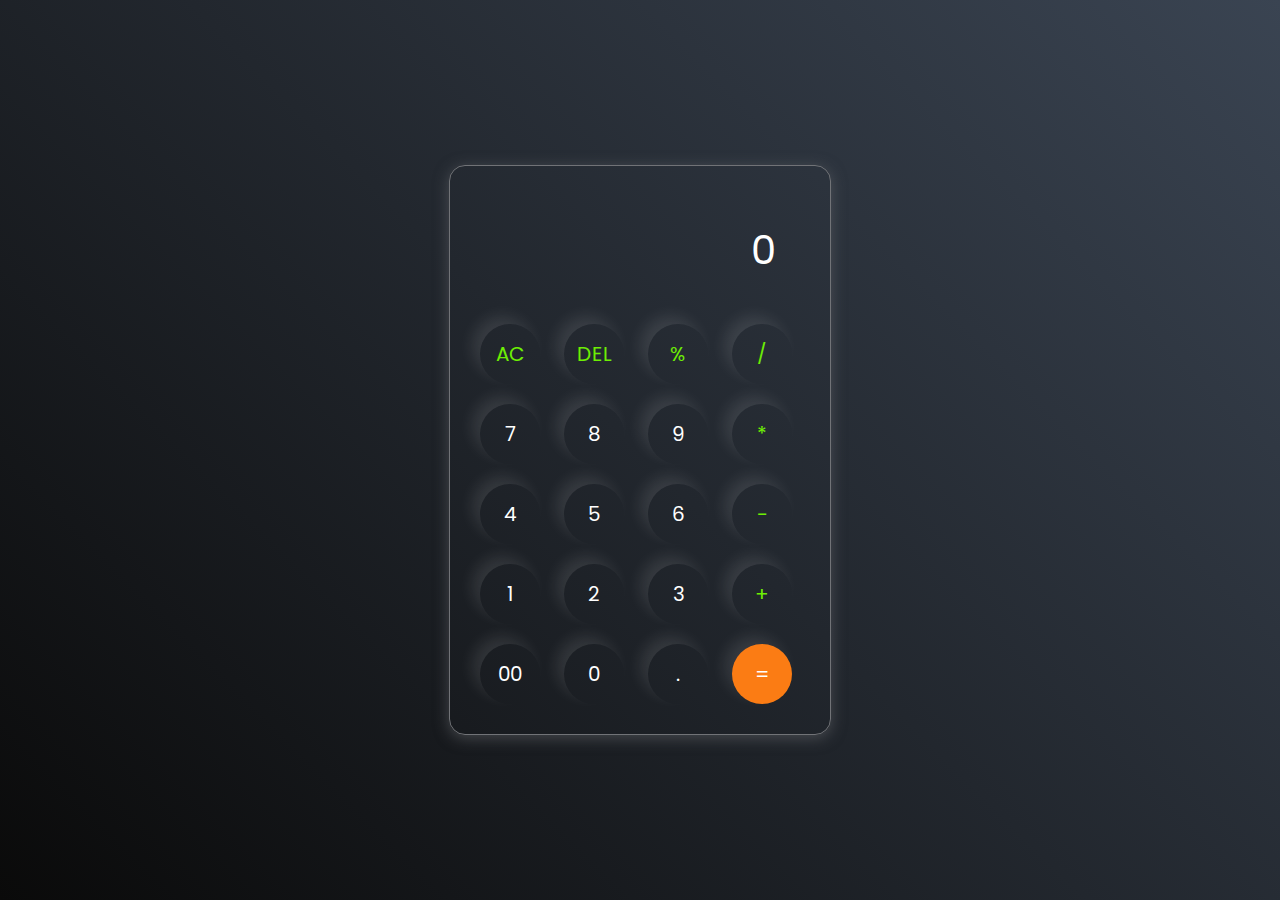
<file: calculator/index.html>
<!DOCTYPE html>
<html lang="en">
<head>
    <meta charset="UTF-8">
    <meta http-equiv="X-UA-Compatible" content="IE=edge">
    <meta name="viewport" content="width=device-width, initial-scale=1.0">
    <link rel="stylesheet" href="style.css">
    <title>Calculator</title>
</head>
<body>
    <div class="calci">
        <input type="text" placeholder="0" id="inputBox">
        <div>
            <button class="operator">AC</button>
            <button class="operator">DEL</button>
            <button class="operator">%</button>
            <button class="operator">/</button>
        </div>
        <div>
            <button>7</button>
            <button>8</button>
            <button>9</button>
            <button class="operator">*</button>
        </div>
        <div>
            <button>4</button>
            <button>5</button>
            <button>6</button>
            <button class="operator">-</button>
        </div>
        <div>
            <button>1</button>
            <button>2</button>
            <button>3</button>
            <button class="operator">+</button>
        </div>
        <div>
            <button>00</button>
            <button>0</button>
            <button>.</button>
            <button class="equib">=</button>
        </div>

        

    </div>
    <script src="script.js"></script>
</body>
</html>
</file>
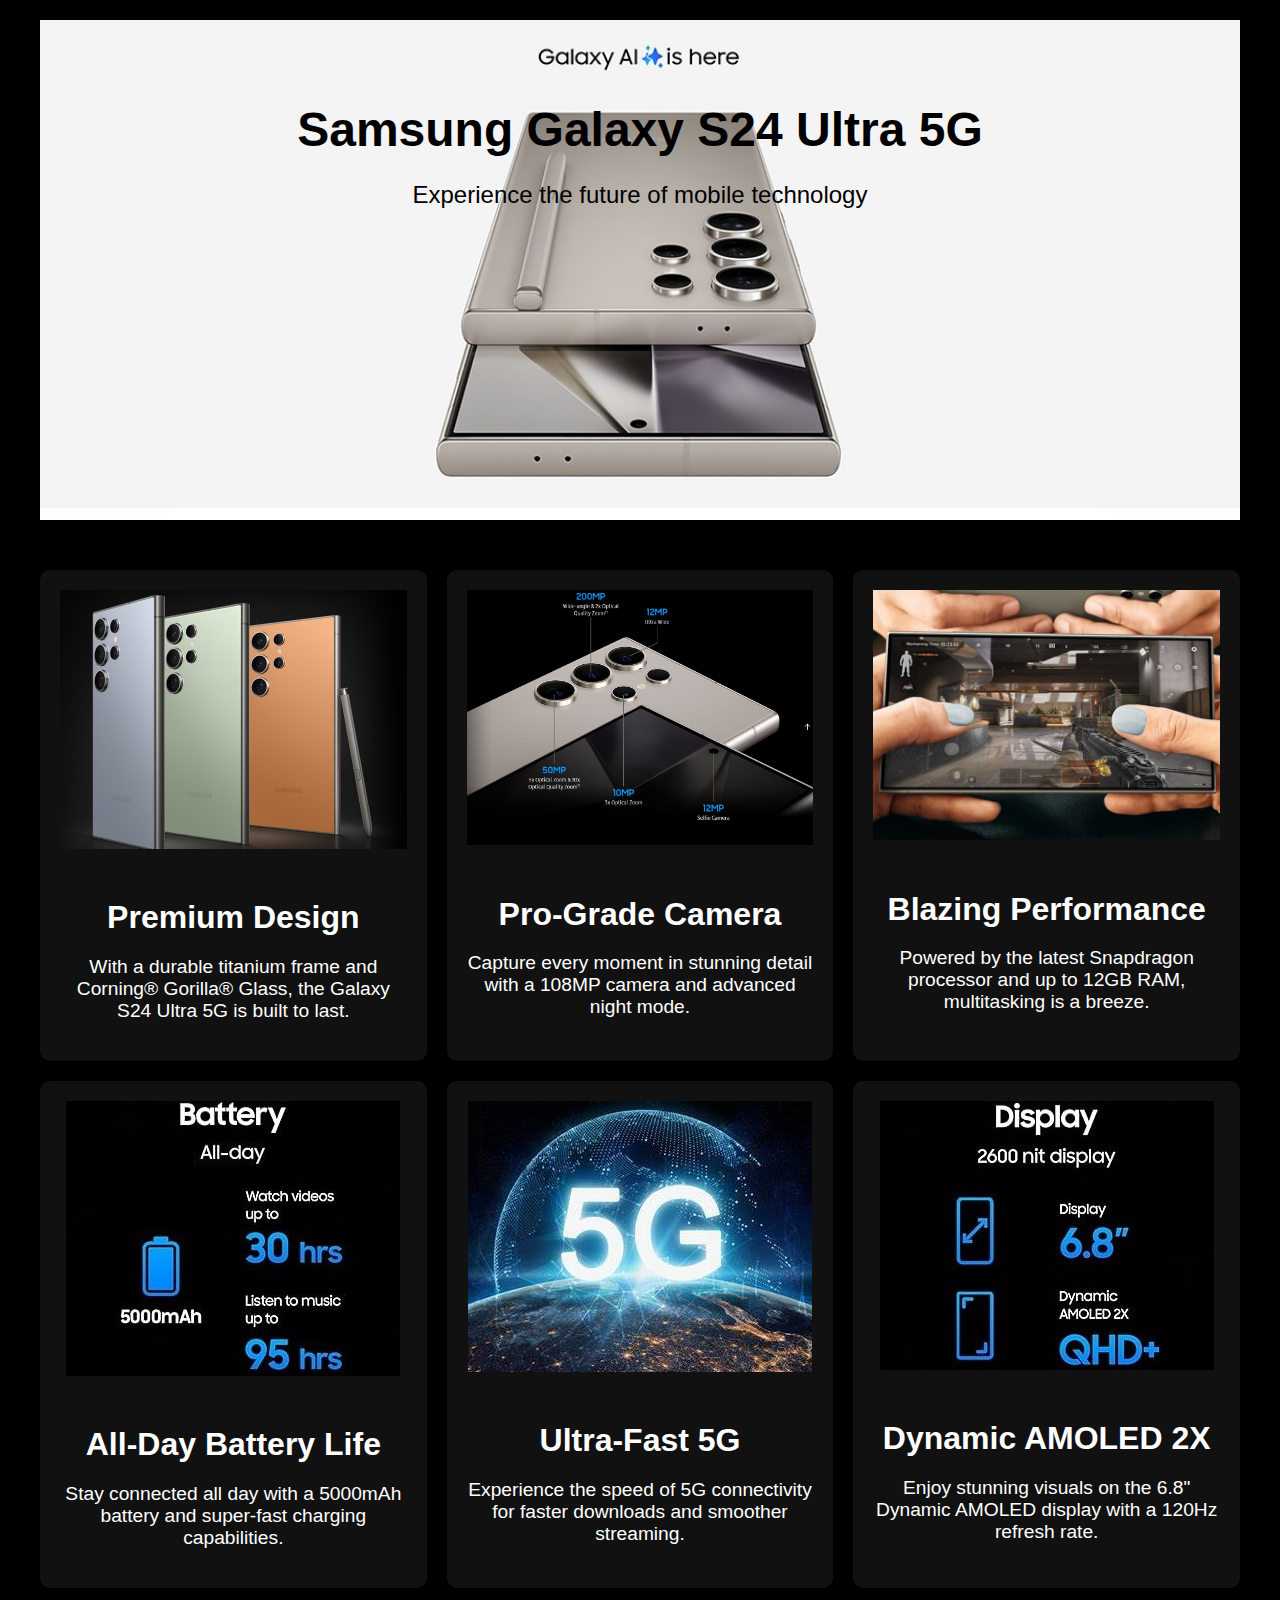
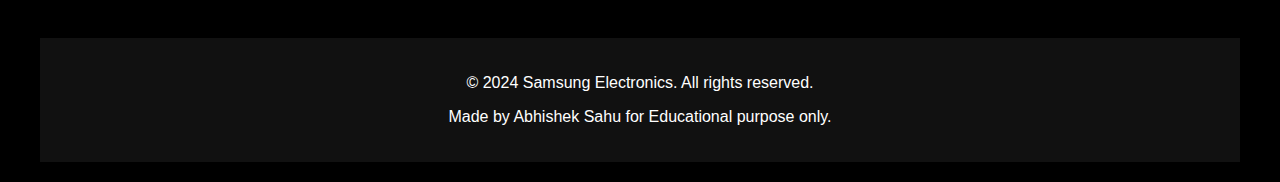
<file: landing page/index.html>
<!DOCTYPE html>
<html lang="en">
<head>
    <meta charset="UTF-8">
    <meta name="viewport" content="width=device-width, initial-scale=1.0">
    <title>Samsung Galaxy S24 Ultra 5G</title>
    <style>
        body {
            margin: 0;
            font-family: Arial, sans-serif;
            background-color: #000;
            color: #fff;
        }
        .container {
            max-width: 1200px;
            margin: 0 auto;
            padding: 20px;
        }
        .hero-section {
            text-align: center;
            padding: 50px 0;
            height: 400px;
            background: url('images/1aaabbf8-ac51-4eb4-9e69-a23df371cb4c.__CR0\,0\,1464\,600_PT0_SX1464_V1___.jpg') no-repeat center center;
            background-size: cover;
        }
        .hero-section h1 {
            font-size: 3em;
            margin-bottom: 10px;
            color: black;
        }
        .hero-section p {
            font-size: 1.5em;
            margin-bottom: 20px;
            color: black;
        }
        .feature-section {
            display: flex;
            flex-wrap: wrap;
            gap: 20px;
            margin: 50px 0;
        }
        .feature {
            flex: 1;
            min-width: 300px;
            padding: 20px;
            background-color: #111;
            border-radius: 10px;
            text-align: center;
        }
        .feature img {
            max-width: 100%;
            height: auto;
            margin-bottom: 20px;
        }
        .feature h2 {
            font-size: 2em;
            margin-bottom: 10px;
        }
        .feature p {
            font-size: 1.2em;
        }
        .footer {
            text-align: center;
            padding: 20px 0;
            background-color: #111;
        }
    </style>
</head>
<body>
    <div class="container">
        <div class="hero-section">
            <h1>Samsung Galaxy S24 Ultra 5G</h1>
            <p>Experience the future of mobile technology</p>
        </div>
        <div class="feature-section">
            <div class="feature">
                <img src="images\galaxy-s24-ultra-highlights-color-carousel-exclusive.jpg" alt="Design and Build">
                <h2>Premium Design</h2>
                <p>With a durable titanium frame and Corning® Gorilla® Glass, the Galaxy S24 Ultra 5G is built to last.</p>
            </div>
            <div class="feature">
                <img src="images\Screenshot_15-6-2024_14050_www.samsung.com.jpeg" alt="Camera">
                <h2>Pro-Grade Camera</h2>
                <p>Capture every moment in stunning detail with a 108MP camera and advanced night mode.</p>
            </div>
            <div class="feature">
                <img src="images/111.jpg" alt="Performance">
                <h2>Blazing Performance</h2>
                <p>Powered by the latest Snapdragon processor and up to 12GB RAM, multitasking is a breeze.</p>
            </div>
            <div class="feature">
                <img src="images\71E-ptCgHcL._SX679_.jpg" alt="Battery">
                <h2>All-Day Battery Life</h2>
                <p>Stay connected all day with a 5000mAh battery and super-fast charging capabilities.</p>
            </div>
            <div class="feature">
                <img src="images\OIP (1).jpg" alt="5G">
                <h2>Ultra-Fast 5G</h2>
                <p>Experience the speed of 5G connectivity for faster downloads and smoother streaming.</p>
            </div>
            <div class="feature">
                <img src="images\ddd.jpg" alt="Display">
                <h2>Dynamic AMOLED 2X</h2>
                <p>Enjoy stunning visuals on the 6.8" Dynamic AMOLED display with a 120Hz refresh rate.</p>
            </div>
        </div>
        <div class="footer">
            <p>&copy; 2024 Samsung Electronics. All rights reserved.</p>
            <p>Made by Abhishek Sahu for Educational purpose only.</p>
        </div>
    </div>
</body>
</html>
</file>
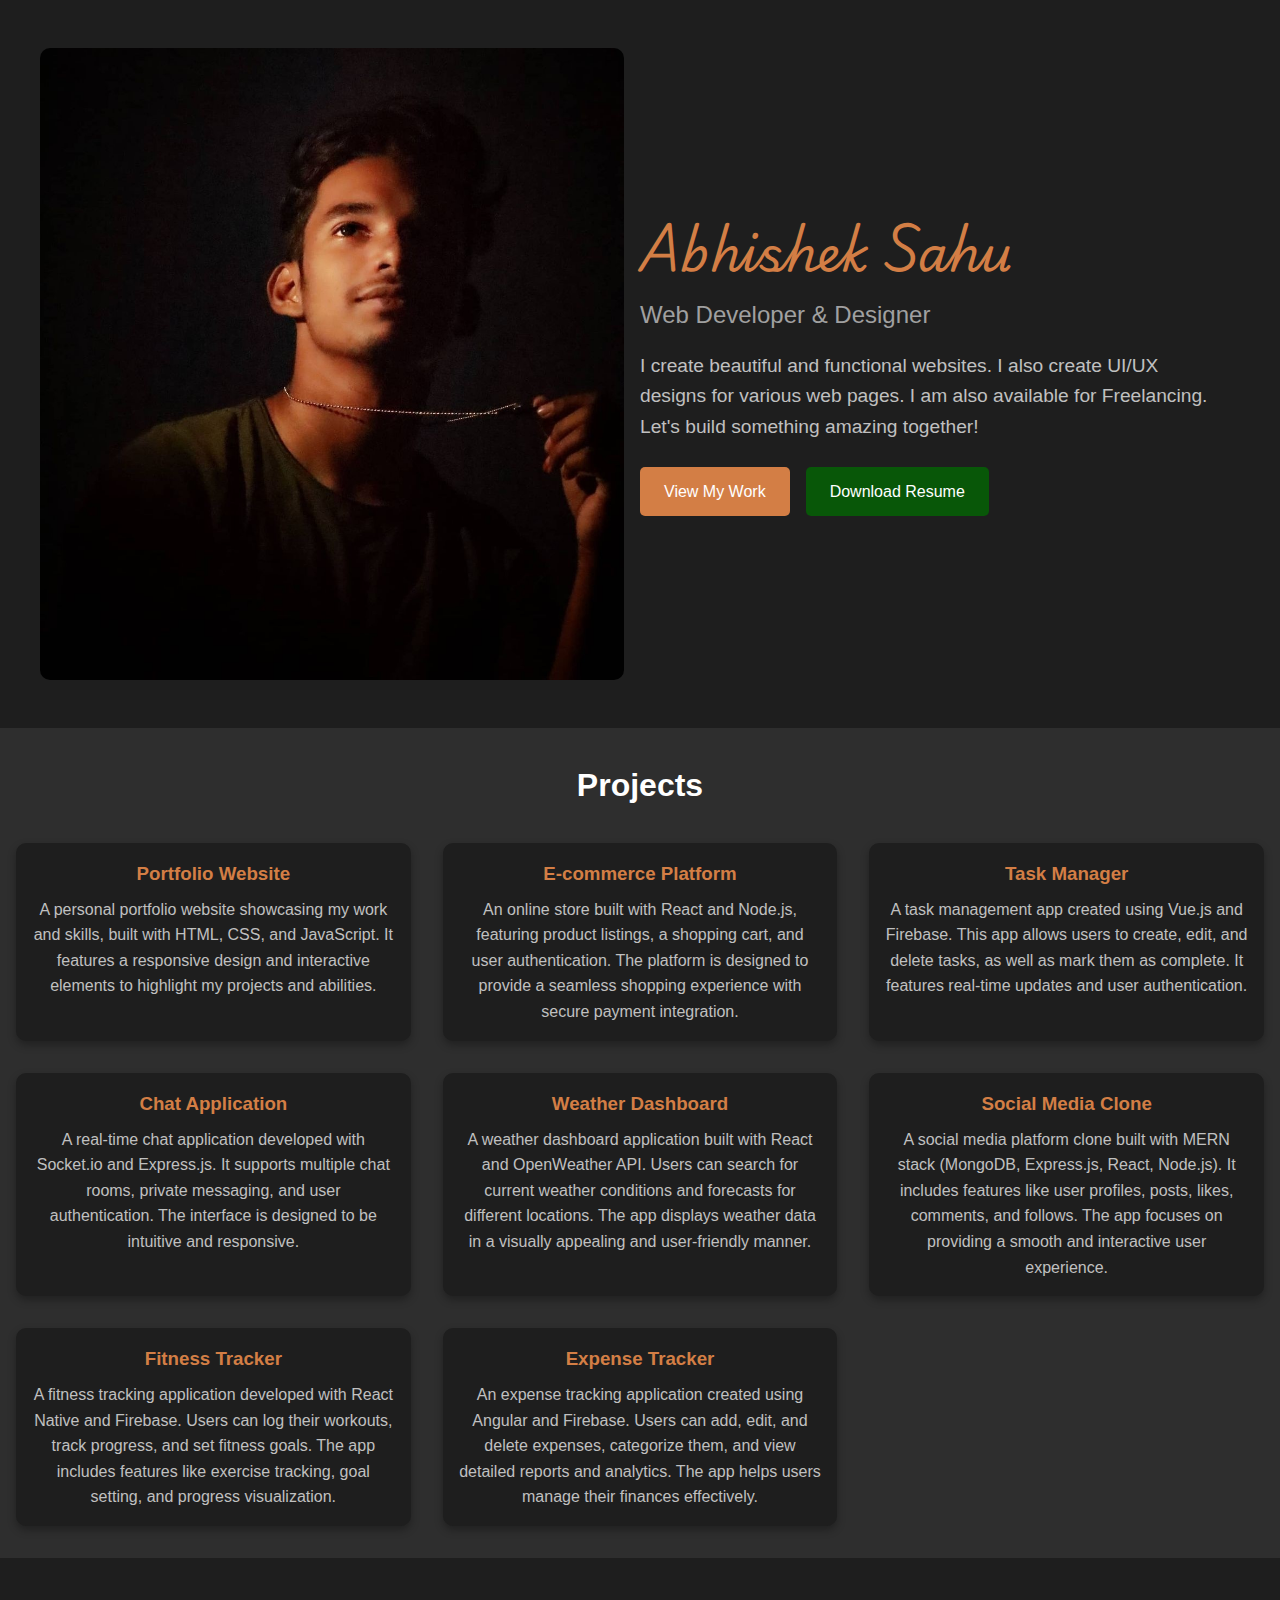
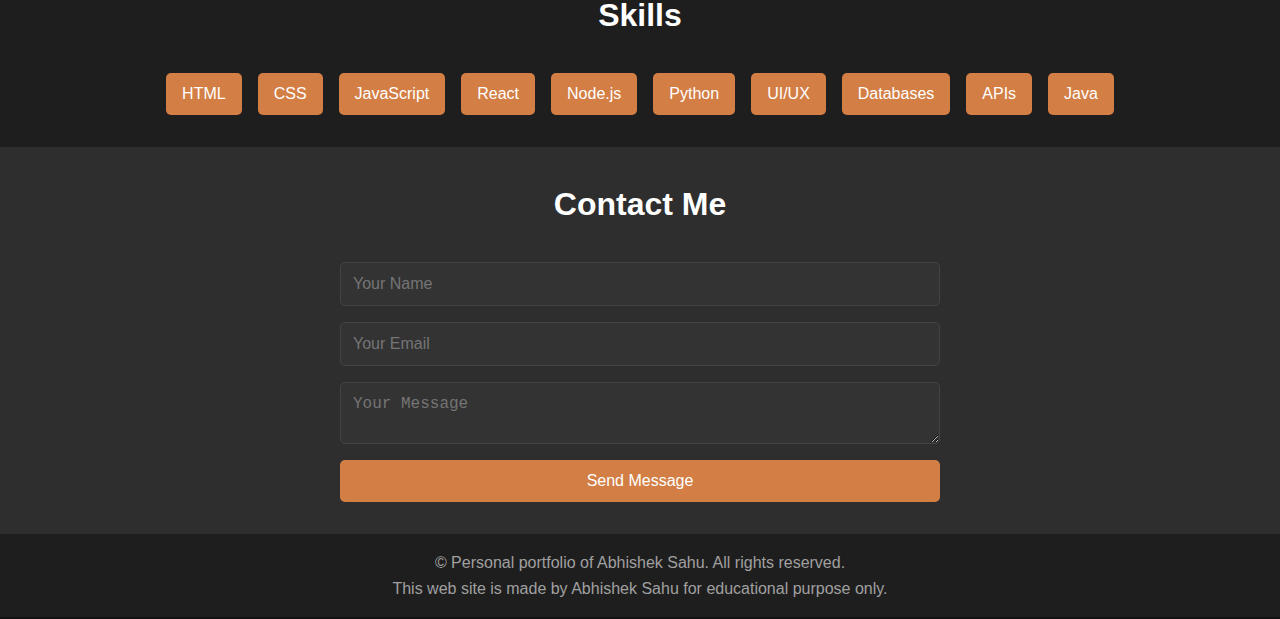
<file: personal portfolio/index.html>
<!DOCTYPE html>
<html lang="en">
<head>
    <meta charset="UTF-8">
    <meta name="viewport" content="width=device-width, initial-scale=1.0">
    <title>Personal Portfolio</title>
    <link rel="stylesheet" href="styles.css">
</head>
<body>
    <header class="hero">
        <div class="hero-container">
            <div class="hero-text">
                <h1>Abhishek Sahu</h1>
                <p class="profession">Web Developer & Designer</p>
                <p class="description">I create beautiful and functional websites. I also create UI/UX designs for various web pages. I am also available for Freelancing. Let's build something amazing together!</p>
                <div class="hero-buttons">
                    <a href="#projects" class="btn">View My Work</a>
                    <a href="resume.pdf" download class="btn btn-secondary">Download Resume</a>
                </div>
            </div>
            <div class="hero-image">
                <img src="img\Screenshot_20240615_154057_Instagram.jpg" alt="abhishek sahu">
            </div>
        </div>
    </header>

    <section id="projects" class="projects">
        <h2>Projects</h2>
        <div class="projects-grid">
            <div class="project-card">
                <h3>Portfolio Website</h3>
                <p>A personal portfolio website showcasing my work and skills, built with HTML, CSS, and JavaScript. It features a responsive design and interactive elements to highlight my projects and abilities.</p>
            </div>
            <div class="project-card">
                <h3>E-commerce Platform</h3>
                <p>An online store built with React and Node.js, featuring product listings, a shopping cart, and user authentication. The platform is designed to provide a seamless shopping experience with secure payment integration.
                </p>
            </div>
            <div class="project-card">
                <h3>Task Manager</h3>
                <p>A task management app created using Vue.js and Firebase. This app allows users to create, edit, and delete tasks, as well as mark them as complete. It features real-time updates and user authentication.</p>
            </div>
            <div class="project-card">
                <h3>Chat Application</h3>
                <p>A real-time chat application developed with Socket.io and Express.js. It supports multiple chat rooms, private messaging, and user authentication. The interface is designed to be intuitive and responsive.</p>
            </div>
            <div class="project-card">
                <h3>Weather Dashboard</h3>
                <p>A weather dashboard application built with React and OpenWeather API. Users can search for current weather conditions and forecasts for different locations. The app displays weather data in a visually appealing and user-friendly manner.</p>
            </div>
            <div class="project-card">
                <h3>Social Media Clone</h3>
                <p>A social media platform clone built with MERN stack (MongoDB, Express.js, React, Node.js). It includes features like user profiles, posts, likes, comments, and follows. The app focuses on providing a smooth and interactive user experience.</p>
            </div>
            <div class="project-card">
                <h3>Fitness Tracker</h3>
                <p>A fitness tracking application developed with React Native and Firebase. Users can log their workouts, track progress, and set fitness goals. The app includes features like exercise tracking, goal setting, and progress visualization.</p>
            </div>
            <div class="project-card">
                <h3>Expense Tracker</h3>
                <p>An expense tracking application created using Angular and Firebase. Users can add, edit, and delete expenses, categorize them, and view detailed reports and analytics. The app helps users manage their finances effectively.</p>
            </div>
            
        </div>
    </section>

    <section id="skills" class="skills">
        <h2>Skills</h2>
        <div class="skills-list">
            <div class="skill-item">HTML</div>
            <div class="skill-item">CSS</div>
            <div class="skill-item">JavaScript</div>
            <div class="skill-item">React</div>
            <div class="skill-item">Node.js</div>
            <div class="skill-item">Python</div>
            <div class="skill-item">UI/UX</div>
            <div class="skill-item">Databases</div>
            <div class="skill-item">APIs</div>
            <div class="skill-item">Java</div>
        </div>
    </section>

    <section id="contact" class="contact">
        <h2>Contact Me</h2>
        <form action="#" method="POST" class="contact-form">
            <input type="text" name="name" placeholder="Your Name" required>
            <input type="email" name="email" placeholder="Your Email" required>
            <textarea name="message" placeholder="Your Message" required></textarea>
            <button type="submit" class="btn">Send Message</button>
        </form>
    </section>

    <footer class="footer">
        <p>&copy; Personal portfolio of Abhishek Sahu. All rights reserved.</p>
        <p>This web site is made by Abhishek Sahu for educational purpose only.</p>
    </footer>
</body>
</html>
</file>
<file: calculator/style.css>
@import url('https://fonts.googleapis.com/css2?family=Poppins&display=swap');
*{
    margin: 0;
    padding: 0;
    box-sizing: border-box;
    font-family: 'Poppins', sans-serif;
}

body{
    width: 100%;
    height: 100vh;
    display: flex;
    justify-content: center;
    align-items: center;
    background: linear-gradient(45deg, #0a0a0a, #3a4452);
}

.calci{
    border: 1px solid #717377;
    padding: 20px;
    border-radius: 16px;
    background: transparent;
    box-shadow: 0px 3px 15px rgba(113, 115, 119, 0.5);
}

input{
    width: 320px;
    border: none;
    padding: 24px;
    margin: 10px;
    background: transparent;
    box-shadow: 0px 3px 15px rgbs(84, 84, 84, 0.1);
    font-size: 40px;
    text-align: right;
    cursor: pointer;
    color: #ffffff;
}

input::placeholder{
    color: #ffffff;
}
 
button{
    border: none;
    width: 60px;
    height: 60px;
    margin: 10px;
    border-radius: 50%;
    background: transparent;
    color: #ffffff;
    font-size: 20px;
    box-shadow: -8px -8px 15px rgba(255, 255, 255, 0.1);
    cursor: pointer;
}

.equib{
    background-color: #fb7c14;
}

.operator{
    color: #6dee04;
}
</file>
<file: personal portfolio/styles.css>
@import url('https://fonts.googleapis.com/css2?family=Playwrite+AU+SA:wght@100..400&display=swap');

* {
    margin: 0;
    padding: 0;
    box-sizing: border-box;
}

body {
    font-family: 'Arial', sans-serif;
    color: #e0e0e0;
    line-height: 1.6;
    background-color: #121212;
}

/* Hero section */
.hero {
    background: #1e1e1e;
    padding: 3rem 1rem;
    display: flex;
    justify-content: center;
    align-items: center;
    text-align: left;
    color: #e0e0e0;
}

.hero-container {
    display: flex;
    flex-direction: row-reverse;
    align-items: center;
    max-width: 1200px;
    margin: auto;
}

.hero-text {
    flex: 1;
    padding: 1rem;
}

.hero-text h1 {
    font-family: "Playwrite AU SA", cursive;
  font-optical-sizing: auto;
  font-weight: 400;
    font-style: normal;
    font-size: 3rem;
    margin-bottom: 0.5rem;
    color: #d37e45;
}

.hero-text .profession {
    font-size: 1.5rem;
    margin-bottom: 1rem;
    color: #a0a0a0;
}

.hero-text .description {
    font-size: 1.2rem;
    margin-bottom: 1.5rem;
    color: #c0c0c0;
}

.hero-buttons {
    display: flex;
    gap: 1rem;
}

.hero-image {
    flex: 1;
    display: flex;
    justify-content: center;
    align-items: center;
}

.hero-image img {
    border-radius: 10px;
    max-width: 100%;
    height: auto;
}

.btn {
    display: inline-block;
    padding: 0.75rem 1.5rem;
    background: #d37e45;
    color: #fff;
    border: none;
    border-radius: 5px;
    text-decoration: none;
    font-size: 1rem;
    transition: background 0.3s ease;
}

.btn:hover {
    background: #e4c686;
}

.btn-secondary {
    background: #085708;
}

.btn-secondary:hover {
    background: #218838;
}

/* Projects section */
.projects {
    padding: 2rem 1rem;
    background: #2e2e2e;
    text-align: center;
}

.projects h2 {
    margin-bottom: 2rem;
    font-size: 2rem;
    color: #ffffff;
}

.projects-grid {
    display: grid;
    grid-template-columns: repeat(auto-fit, minmax(300px, 1fr));
    gap: 2rem;
}

.project-card {
    background: #1e1e1e;
    padding: 1rem;
    border-radius: 10px;
    box-shadow: 0 4px 8px rgba(0, 0, 0, 0.3);
    color: #c0c0c0;
}

.project-card h3 {
    margin-bottom: 0.5rem;
    color: #d37e45;
}

/* Skills section */
.skills {
    padding: 2rem 1rem;
    background: #1e1e1e;
    text-align: center;
}

.skills h2 {
    margin-bottom: 2rem;
    font-size: 2rem;
    color: #ffffff;
}

.skills-list {
    display: flex;
    flex-wrap: wrap;
    justify-content: center;
    gap: 1rem;
}

.skill-item {
    background: #d37e45;
    color: #fff;
    padding: 0.5rem 1rem;
    border-radius: 5px;
    font-size: 1rem;
}

/* Contact section */
.contact {
    padding: 2rem 1rem;
    background: #2e2e2e;
    text-align: center;
}

.contact h2 {
    margin-bottom: 2rem;
    font-size: 2rem;
    color: #ffffff;
}

.contact-form {
    max-width: 600px;
    margin: 0 auto;
    display: flex;
    flex-direction: column;
    gap: 1rem;
}

.contact-form input, .contact-form textarea {
    width: 100%;
    padding: 0.75rem;
    border: 1px solid #444;
    border-radius: 5px;
    background: #333;
    color: #e0e0e0;
    font-size: 1rem;
}

.contact-form button {
    padding: 0.75rem;
    border: none;
    background: #d37e45;
    color: #fff;
    font-size: 1rem;
    border-radius: 5px;
    cursor: pointer;
    transition: background 0.3s ease;
}

.contact-form button:hover {
    background: #e4c686;
}

/* Footer */
.footer {
    padding: 1rem;
    background: #1e1e1e;
    color: #a0a0a0;
    text-align: center;
}

@media (max-width: 768px) {
    .hero-container {
        flex-direction: column;
    }

    .hero-image {
        margin-top: 1rem;
    }

    .hero-text h1 {
        font-size: 2rem;
    }

    .hero-text .profession, .hero-text .description {
        font-size: 1rem;
    }

    .hero-buttons {
        flex-direction: column;
        gap: 0.5rem;
    }
}
</file>
